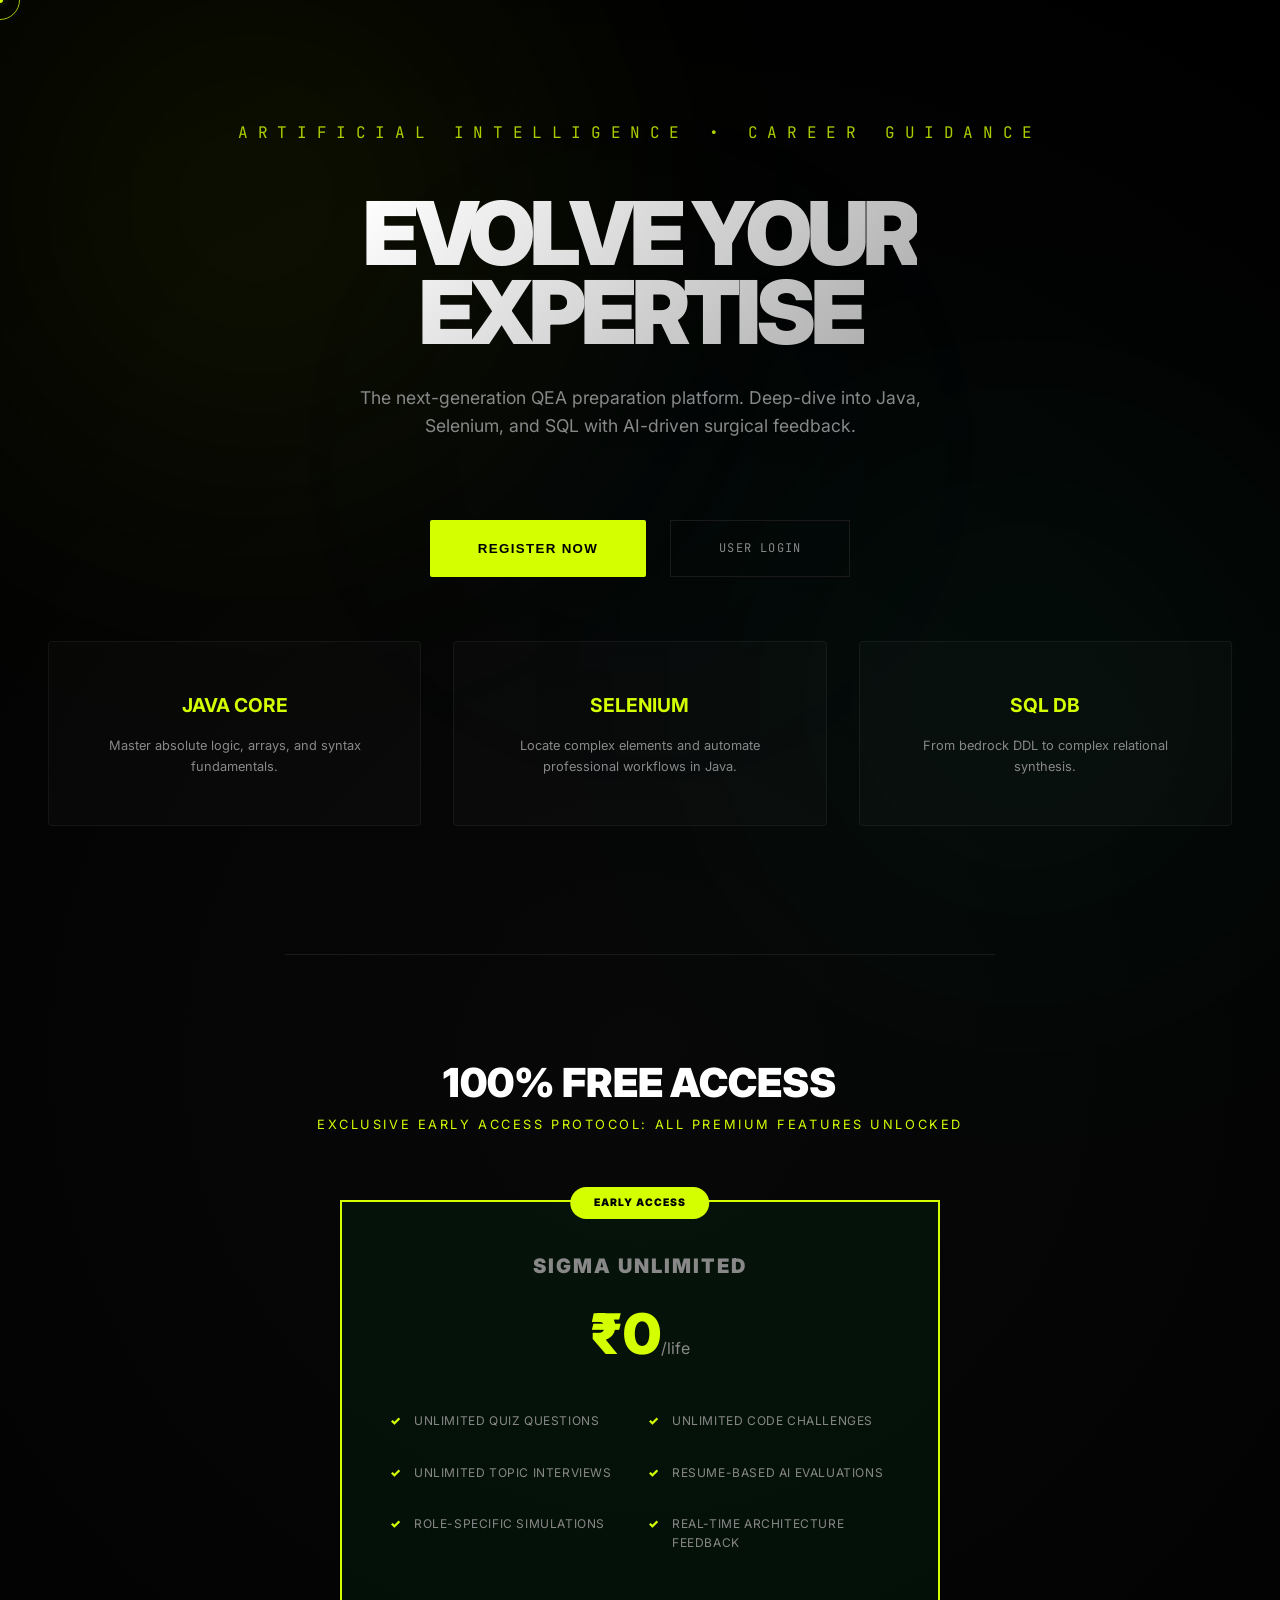
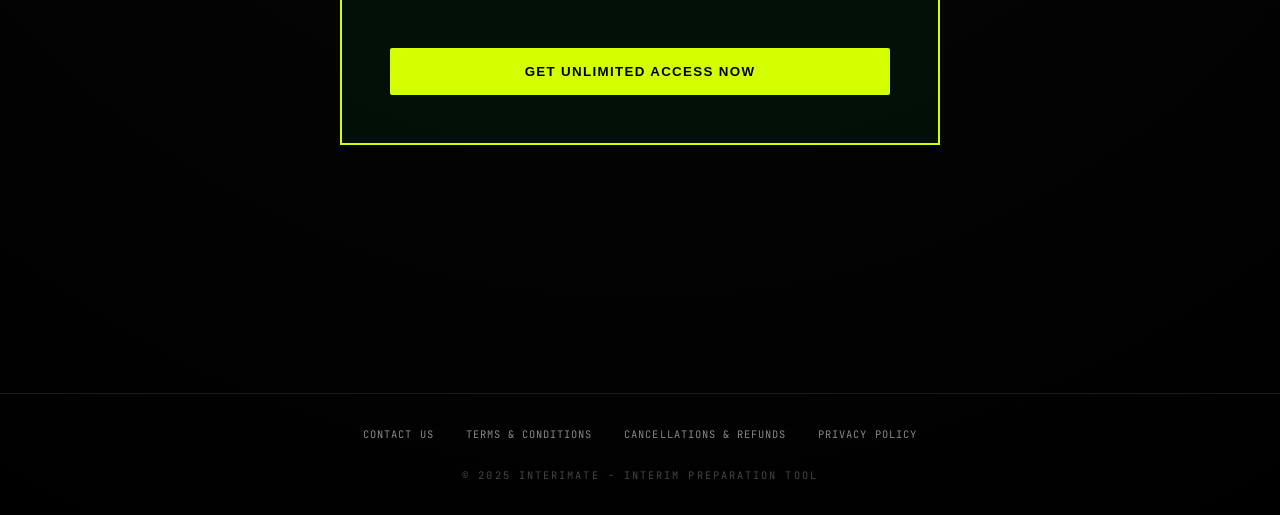
<file: public/index.html>
<!DOCTYPE html>
<html lang="en">

<head>
    <meta charset="UTF-8">
    <meta name="viewport" content="width=device-width, initial-scale=1.0">
    <!-- Google tag (gtag.js) -->
    <script async src="https://www.googletagmanager.com/gtag/js?id=G-1CECZ8Q79H"></script>
    <script>
        window.dataLayer = window.dataLayer || [];
        function gtag() { dataLayer.push(arguments); }
        gtag('js', new Date());

        gtag('config', 'G-1CECZ8Q79H');
    </script>
    <title>Interimate - Career QEA Prep</title>
    <link rel="icon" type="image/png" href="assets/logo.png">
    <link rel="stylesheet" href="css/style.css">
    <link rel="preconnect" href="https://fonts.googleapis.com">
    <link rel="preconnect" href="https://fonts.gstatic.com" crossorigin>
    <link
        href="https://fonts.googleapis.com/css2?family=Inter:wght@300;400;500;600;700&family=JetBrains+Mono:wght@400;500&display=swap"
        rel="stylesheet">
</head>

<body class="light-theme">
    <div id="notification-container"></div>
    <div id="modal-container"></div>
    <div class="aura-3"></div>
    <div class="cursor-dot"></div>
    <div class="cursor-outline"></div>
    <div id="app">
        <header id="main-header" class="hidden">
            <nav>
                <div class="logo" onclick="App.setState('landing')" style="cursor: pointer;">
                    <img src="assets/logo.png" alt="Interimate Logo"
                        style="height: 40px; width: auto; vertical-align: middle;">
                    <span style="vertical-align: middle; margin-left: 0.5rem;">Interimate</span>
                </div>
                <button id="mobile-menu-toggle" class="mobile-menu-btn" aria-label="Toggle Menu">
                    <svg width="24" height="24" viewBox="0 0 24 24" fill="none" stroke="currentColor" stroke-width="2"
                        stroke-linecap="round" stroke-linejoin="round">
                        <line x1="3" y1="12" x2="21" y2="12" />
                        <line x1="3" y1="6" x2="21" y2="6" />
                        <line x1="3" y1="18" x2="21" y2="18" />
                    </svg>
                </button>
                <div class="nav-links">
                    <button id="nav-dashboard" class="nav-btn active">Dashboard</button>
                    <button id="nav-interviews" class="nav-btn">Interviews</button>
                    <button id="nav-pricing" class="nav-btn">Pricing</button>
                    <button id="nav-feedback" class="nav-btn">Feedback</button>
                    <button id="nav-leaderboard" class="nav-btn">Leaderboard</button>
                    <button id="nav-badges" class="nav-btn">Badges</button>
                    <button id="nav-logout" class="nav-btn">Logout</button>
                </div>
                <div class="header-stats">
                    <div id="global-credits" class="credits-badge hidden">
                        <span class="credits-label">CREDITS:</span>
                        <span id="global-credits-count" class="credits-count">0</span>
                    </div>
                    <div id="global-badges" class="credits-badge badges-count-badge hidden">
                        <span class="credits-label">BADGES:</span>
                        <span id="global-badges-count" class="credits-count">0</span>
                    </div>
                </div>
            </nav>
        </header>

        <main id="content">
            <!-- Dynamic content loaded here -->
        </main>

        <footer id="main-footer">
            <div class="footer-links"
                style="margin-bottom: 1rem; display: flex; justify-content: center; gap: 2rem; flex-wrap: wrap;">
                <a href="/contact-us"
                    style="color: var(--text-secondary); font-size: 0.65rem; text-decoration: none; text-transform: uppercase; letter-spacing: 0.1em; transition: color 0.2s;">Contact
                    Us</a>
                <a href="/terms-conditions"
                    style="color: var(--text-secondary); font-size: 0.65rem; text-decoration: none; text-transform: uppercase; letter-spacing: 0.1em; transition: color 0.2s;">Terms
                    & Conditions</a>
                <a href="/cancellations-refunds"
                    style="color: var(--text-secondary); font-size: 0.65rem; text-decoration: none; text-transform: uppercase; letter-spacing: 0.1em; transition: color 0.2s;">Cancellations
                    & Refunds</a>
                <a href="/privacy-policy"
                    style="color: var(--text-secondary); font-size: 0.65rem; text-decoration: none; text-transform: uppercase; letter-spacing: 0.1em; transition: color 0.2s;">Privacy
                    Policy</a>
            </div>
            <p
                style="margin: 0; padding-top: 0.5rem; font-family: var(--font-mono); font-size: 0.65rem; color: #444; text-transform: uppercase; letter-spacing: 0.2em; text-align: center;">
                &copy; 2025 Interimate - Interim Preparation Tool</p>
        </footer>
    </div>

    <!-- Scripts -->
    <script src="js/auth.js"></script>
    <script src="js/quiz.js"></script>
    <script src="js/cursor.js"></script>
    <script src="js/app.js"></script>
</body>

</html>
</file>
<file: public/css/style.css>
:root {
    --bg-primary: #000000;
    --bg-secondary: #0a0a0a;
    --bg-card: #050505;
    --text-primary: #ffffff;
    --text-secondary: #888888;
    --accent: #d4ff00;
    /* Neon Yellow-Green */
    --accent-glow: rgba(212, 255, 0, 0.4);
    --success: #00ff66;
    --danger: #ff0033;
    --border: #1a1a1a;
    --card-shadow: 0 0 15px rgba(0, 0, 0, 1), 0 0 5px rgba(212, 255, 0, 0.1);
    --font-sans: 'Inter', sans-serif;
    --font-mono: 'JetBrains Mono', monospace;
}

* {
    box-sizing: border-box;
    margin: 0;
    padding: 0;
}

body {
    font-family: var(--font-sans);
    background-color: var(--bg-primary);
    background: radial-gradient(circle at 50% 50%, #080808 0%, #000000 100%);
    color: var(--text-primary);
    line-height: 1.6;
    overflow-x: hidden;
    position: relative;
    cursor: none;
    /* Hide default cursor */
}

a,
button,
input,
textarea,
[role="button"],
.card,
.landing-card {
    cursor: none !important;
    /* Force hide on interactive elements */
    pointer-events: auto;
    /* Ensure they are clickable */
}

/* Custom Cursor */
.cursor-dot {
    width: 6px;
    height: 6px;
    background-color: var(--accent);
    box-shadow: 0 0 10px var(--accent-glow);
    position: fixed;
    top: 0;
    left: 0;
    transform: translate(-50%, -50%);
    border-radius: 50%;
    z-index: 999999;
    pointer-events: none;
    transition: width 0.3s, height 0.3s, background-color 0.3s;
}

.cursor-outline {
    width: 40px;
    height: 40px;
    border: 1.5px solid var(--accent);
    position: fixed;
    top: 0;
    left: 0;
    transform: translate(-50%, -50%);
    border-radius: 50%;
    z-index: 999998;
    pointer-events: none;
    transition: width 0.3s, height 0.3s, opacity 0.3s, border-color 0.3s;
    opacity: 0.8;
    mix-blend-mode: difference;
}

/* Cursor States */
.cursor-dot.cursor-hover {
    width: 12px;
    height: 12px;
    background-color: #fff;
}

.cursor-outline.cursor-hover {
    width: 60px;
    height: 60px;
    background-color: rgba(212, 255, 0, 0.1);
    border-color: #fff;
    opacity: 0.8;
}

.cursor-dot.cursor-active {
    transform: translate(-50%, -50%) scale(0.5);
}

.cursor-outline.cursor-active {
    transform: translate(-50%, -50%) scale(1.2);
    border-color: #fff;
}

/* --- SIGMA LOADING: Cursor Animations --- */
body.loading-active .cursor-outline::after {
    content: '';
    position: absolute;
    top: -5px;
    left: -5px;
    right: -5px;
    bottom: -5px;
    border: 2px solid transparent;
    border-top-color: var(--accent);
    border-right-color: var(--accent);
    border-radius: 50%;
    animation: cursorSpin 0.8s linear infinite;
}

body.loading-active .cursor-dot::after {
    content: '';
    position: absolute;
    top: 50%;
    left: 50%;
    width: 100%;
    height: 100%;
    background: var(--accent);
    border-radius: 50%;
    transform: translate(-50%, -50%);
    animation: dotPulse 1.5s ease-out infinite;
    z-index: -1;
}

@keyframes cursorSpin {
    from {
        transform: rotate(0deg);
    }

    to {
        transform: rotate(360deg);
    }
}

@keyframes dotPulse {
    0% {
        transform: translate(-50%, -50%) scale(1);
        opacity: 0.8;
    }

    100% {
        transform: translate(-50%, -50%) scale(4);
        opacity: 0;
    }
}


body::before,
body::after,
.aura-3 {
    content: '';
    position: fixed;
    width: 60vw;
    height: 60vw;
    border-radius: 50%;
    background: var(--accent);
    filter: blur(150px);
    z-index: -1;
    opacity: 0.12;
    pointer-events: none;
    animation: auraMove 25s infinite alternate ease-in-out;
}

body::before {
    top: -20vh;
    left: -10vw;
    background: radial-gradient(circle, var(--accent) 0%, transparent 70%);
}

body::after {
    bottom: -20vh;
    right: -10vw;
    animation-delay: -12s;
    opacity: 0.08;
    background: radial-gradient(circle, #00ffaa 0%, transparent 70%);
}

.aura-3 {
    top: 50%;
    left: 50%;
    transform: translate(-50%, -50%);
    width: 40vw;
    height: 40vw;
    opacity: 0.05;
    background: radial-gradient(circle, #00d4ff 0%, transparent 70%);
    animation: auraFloat 20s infinite alternate ease-in-out;
}

@keyframes auraMove {
    0% {
        transform: translate(0, 0) scale(1) rotate(0deg);
    }

    50% {
        transform: translate(10vw, 15vh) scale(1.1) rotate(180deg);
    }

    100% {
        transform: translate(-5vw, -5vh) scale(0.9) rotate(360deg);
    }
}

@keyframes auraFloat {
    0% {
        transform: translate(-50%, -50%) scale(1);
    }

    100% {
        transform: translate(-40%, -60%) scale(1.2);
    }
}

#app {
    display: flex;
    flex-direction: column;
    min-height: 100vh;
}

header {
    padding: 0.75rem 2rem;
    border-bottom: 1px solid var(--border);
    background-color: rgba(0, 0, 0, 0.8);
    backdrop-filter: blur(10px);
    position: sticky;
    top: 0;
    z-index: 100;
}

nav {
    max-width: 1400px;
    margin: 0 auto;
    display: flex;
    justify-content: space-between;
    align-items: center;
}

.logo {
    display: flex;
    align-items: center;
    font-size: 1.75rem;
    font-weight: 900;
    letter-spacing: -0.05em;
    color: var(--accent);
    text-transform: uppercase;
    text-shadow: 0 0 10px var(--accent-glow);
    cursor: pointer;
    white-space: nowrap;
}

.logo img {
    height: 32px;
    width: auto;
    margin-right: 0.75rem;
}

.nav-links {
    display: flex;
    gap: 1.5rem;
}

.nav-btn {
    padding: 0.5rem 0;
    border: none;
    background: none;
    cursor: pointer;
    font-weight: 600;
    font-size: 0.875rem;
    color: var(--text-secondary);
    transition: all 0.2s;
    text-transform: uppercase;
    letter-spacing: 0.1em;
    border-bottom: 2px solid transparent;
}

.nav-btn:hover,
.nav-btn.active {
    color: var(--accent);
    border-bottom: 2px solid var(--accent);
}

main {
    flex: 1;
    max-width: 1400px;
    margin: 0 auto;
    width: 100%;
    padding: 1.5rem 2rem;
    position: relative;
    z-index: 10;
}

/* Code Formatting */
code {
    font-family: var(--font-mono);
    background: rgba(255, 255, 255, 0.05);
    color: var(--accent);
    padding: 0.2rem 0.4rem;
    border-radius: 3px;
    font-size: 0.9em;
}

pre {
    background: #050505;
    border: 1px solid var(--border);
    padding: 1rem;
    border-radius: 4px;
    margin: 1rem 0;
    overflow-x: auto;
}

pre code {
    background: none;
    padding: 0;
    display: block;
    line-height: 1.5;
}

/* Landing Page Hero */
.hero {
    display: flex;
    flex-direction: column;
    align-items: center;
    justify-content: center;
    text-align: center;
    padding: 6rem 1rem;
    min-height: 50vh;
}

.hero-title {
    font-size: 5.5rem;
    font-weight: 950;
    line-height: 0.9;
    letter-spacing: -0.06em;
    text-transform: uppercase;
    margin-bottom: 2rem;
    background: linear-gradient(135deg, #fff 0%, #aaa 100%);
    -webkit-background-clip: text;
    background-clip: text;
    -webkit-text-fill-color: transparent;
    animation: heroFadeIn 1s cubic-bezier(0.19, 1, 0.22, 1);
}

.hero-subtitle {
    font-size: 1rem;
    color: var(--accent);
    font-family: var(--font-mono);
    text-transform: uppercase;
    letter-spacing: 0.6em;
    margin-bottom: 3rem;
    opacity: 0.8;
}

.landing-grid {
    display: grid;
    grid-template-columns: repeat(3, 1fr);
    gap: 2rem;
    width: 100%;
    margin-top: 4rem;
}

.landing-card {
    text-align: center;
    padding: 3rem 2rem;
    background: rgba(255, 255, 255, 0.02);
    border: 1px solid rgba(255, 255, 255, 0.05);
    border-radius: 4px;
    transition: all 0.4s cubic-bezier(0.19, 1, 0.22, 1);
    cursor: pointer;
}

.landing-card:hover {
    background: rgba(212, 255, 0, 0.05);
    border-color: var(--accent);
    transform: translateY(-10px);
}

.landing-card h3 {
    font-size: 1.2rem;
    margin-bottom: 1rem;
    text-transform: uppercase;
}

.landing-card p {
    font-size: 0.8rem;
    color: var(--text-secondary);
}

.cta-group {
    display: flex;
    gap: 1.5rem;
    margin-top: 2rem;
}

@keyframes heroFadeIn {
    from {
        opacity: 0;
        transform: translateY(30px) scale(0.95);
    }

    to {
        opacity: 1;
        transform: translateY(0) scale(1);
    }
}

@media (max-width: 900px) {
    .hero-title {
        font-size: 3.5rem;
    }

    .landing-grid {
        grid-template-columns: 1fr;
    }
}

.hidden {
    display: none !important;
}

/* Auth Page */
.auth-container {
    max-width: 400px;
    margin: 10vh auto;
    padding: 3rem 2.5rem;
    border: 1px solid var(--border);
    border-radius: 4px;
    background-color: var(--bg-card);
    box-shadow: 0 20px 50px rgba(0, 0, 0, 0.5);
}

.auth-container h2 {
    margin-bottom: 2rem;
    text-align: left;
    font-weight: 800;
    text-transform: uppercase;
    letter-spacing: -0.02em;
    color: var(--accent);
}

.form-group {
    margin-bottom: 1.5rem;
}

.form-group label {
    display: block;
    margin-bottom: 0.75rem;
    font-size: 0.75rem;
    font-weight: 700;
    color: var(--text-secondary);
    text-transform: uppercase;
    letter-spacing: 0.1em;
}

.form-group input {
    width: 100%;
    padding: 1rem;
    border: 1px solid var(--border);
    border-radius: 2px;
    background-color: #050505;
    color: white;
    font-family: var(--font-mono);
    font-size: 0.875rem;
    transition: border-color 0.2s;
}

.form-group input:focus {
    outline: none;
    border-color: var(--accent);
}

.password-toggle {
    position: absolute;
    right: 1rem;
    top: 50%;
    transform: translateY(-50%);
    cursor: pointer;
    color: var(--text-secondary);
    display: flex;
    align-items: center;
    transition: color 0.2s;
    user-select: none;
    z-index: 5;
}

.password-toggle:hover {
    color: var(--accent);
}

.btn-primary {
    width: 100%;
    padding: 1rem;
    background-color: var(--accent);
    color: black;
    border: none;
    border-radius: 2px;
    font-weight: 800;
    text-transform: uppercase;
    letter-spacing: 0.1em;
    cursor: pointer;
    transition: transform 0.1s, box-shadow 0.2s;
}

.btn-primary:hover {
    box-shadow: 0 0 20px var(--accent-glow);
    transform: translateY(-1px);
}

.btn-primary:active {
    transform: translateY(1px);
    box-shadow: 0 0 10px var(--accent-glow);
}

.btn-primary:disabled {
    background: #333;
    color: #666;
    cursor: not-allowed !important;
    box-shadow: none;
    transform: none;
}

.btn-secondary {
    background: transparent;
    border: 1px solid var(--border);
    color: var(--text-secondary);
    font-family: var(--font-mono);
    font-size: 0.75rem;
    padding: 0.75rem 1.5rem;
    cursor: pointer;
    text-transform: uppercase;
    letter-spacing: 0.1em;
    transition: all 0.3s ease;
}

.btn-secondary:hover {
    border-color: var(--accent);
    color: var(--accent);
    box-shadow: 0 0 10px var(--accent-glow);
}

/* Dashboard */
.dashboard-grid {
    display: grid;
    grid-template-columns: repeat(auto-fit, minmax(320px, 1fr));
    gap: 2.5rem;
}

.card.paid-only::before {
    content: 'EXCLUSIVE TO PAID USERS';
    position: absolute;
    top: 0;
    left: 0;
    width: 100%;
    height: 100%;
    background: rgba(0, 0, 0, 0.95);
    display: flex;
    align-items: center;
    justify-content: center;
    font-family: var(--font-mono);
    font-size: 0.75rem;
    font-weight: 800;
    color: var(--accent);
    opacity: 0;
    transition: all 0.4s cubic-bezier(0.19, 1, 0.22, 1);
    z-index: 50;
    pointer-events: none;
    letter-spacing: 0.3em;
    backdrop-filter: blur(4px);
}

.card.paid-only:hover::before {
    opacity: 1;
}

.card {
    background-color: var(--bg-card);
    border: 1px solid var(--border);
    border-radius: 4px;
    padding: 2.5rem;
    cursor: pointer;
    transition: all 0.3s cubic-bezier(0.4, 0, 0.2, 1);
    position: relative;
    overflow: hidden;
}

.card:hover {
    border-color: var(--accent);
    box-shadow: 0 10px 40px rgba(0, 0, 0, 0.5);
    background-color: #080808;
}

.card::after {
    content: '';
    position: absolute;
    top: 0;
    left: 0;
    width: 4px;
    height: 100%;
    background-color: var(--accent);
    transform: scaleY(0);
    transition: transform 0.3s;
}

.card:hover::after {
    transform: scaleY(1);
}

.competition-card:hover {
    background: rgba(212, 255, 0, 0.1) !important;
    box-shadow: 0 0 30px var(--accent-glow) !important;
    transform: translateY(-2px);
}

.competition-card::before {
    content: '';
    position: absolute;
    top: -100%;
    left: -100%;
    width: 300%;
    height: 300%;
    background: radial-gradient(circle, rgba(212, 255, 0, 0.1) 0%, transparent 60%);
    opacity: 0;
    transition: opacity 0.5s;
    pointer-events: none;
}

.competition-card:hover::before {
    opacity: 1;
    animation: competitionPulse 2s infinite;
}

@keyframes competitionPulse {
    0% {
        transform: scale(1);
        opacity: 0.3;
    }

    50% {
        transform: scale(1.2);
        opacity: 0.1;
    }

    100% {
        transform: scale(1);
        opacity: 0.3;
    }
}

.progress-container {
    margin-top: 1.5rem;
}

.progress-bar-bg {
    height: 4px;
    background-color: #111;
    border-radius: 0;
    overflow: hidden;
}

.progress-fill {
    height: 100%;
    background-color: var(--accent);
    box-shadow: 0 0 10px var(--accent-glow);
    width: 0%;
    transition: width 1s ease-out;
}

.progress-text {
    display: flex;
    justify-content: space-between;
    font-size: 0.7rem;
    margin-top: 0.75rem;
    color: var(--text-secondary);
    font-family: var(--font-mono);
    text-transform: uppercase;
    letter-spacing: 0.05em;
}

/* Quiz UI */
.quiz-header {
    display: flex;
    justify-content: space-between;
    align-items: center;
    margin-bottom: 1rem;
    padding-bottom: 0.75rem;
    border-bottom: 1px solid var(--border);
}

.quiz-layout {
    display: flex;
    align-items: center;
    justify-content: center;
    gap: 1rem;
    position: relative;
    width: 100%;
    margin-bottom: 1.5rem;
}

.side-nav-btn {
    background: rgba(0, 0, 0, 0.2);
    border: 1px solid var(--border);
    color: var(--accent);
    cursor: pointer;
    font-size: 3rem;
    font-weight: 200;
    transition: all 0.3s cubic-bezier(0.19, 1, 0.22, 1);
    opacity: 0.4;
    display: flex;
    align-items: center;
    justify-content: center;
    width: 60px;
    height: 120px;
    z-index: 1000;
    position: fixed;
    top: 50%;
    transform: translateY(-50%);
    backdrop-filter: blur(5px);
    border-radius: 4px;
}

.side-nav-btn.generate-mode {
    opacity: 0.8;
    color: var(--accent);
    animation: sidePulse 2s infinite;
}

@keyframes sidePulse {
    0% {
        box-shadow: 0 0 0 0 rgba(212, 255, 0, 0.4);
        transform: translateY(-50%) scale(1);
    }

    70% {
        box-shadow: 0 0 0 15px rgba(212, 255, 0, 0);
        transform: translateY(-50%) scale(1.05);
    }

    100% {
        box-shadow: 0 0 0 0 rgba(212, 255, 0, 0);
        transform: translateY(-50%) scale(1);
    }
}

.side-nav-btn:hover:not(:disabled) {
    opacity: 1;
    background: rgba(212, 255, 0, 0.1);
    border-color: var(--accent);
    box-shadow: 0 0 20px var(--accent-glow);
}

.side-nav-btn.prev {
    left: 2rem;
}

.side-nav-btn.next {
    right: 2rem;
}

.side-nav-btn:disabled {
    color: #333;
    cursor: not-allowed;
    opacity: 0.1;
    border-color: transparent;
}

.side-nav-btn .arrow {
    font-family: var(--font-sans);
    line-height: 1;
}

#q-jump {
    appearance: none;
    -webkit-appearance: none;
    padding: 0.4rem 2rem 0.4rem 1rem !important;
    background-image: url("data:image/svg+xml,%3Csvg xmlns='http://www.w3.org/2000/svg' width='12' height='12' viewBox='0 0 24 24' fill='none' stroke='%23d4ff00' stroke-width='3' stroke-linecap='round' stroke-linejoin='round'%3E%3Cpath d='M6 9l6 6 6-6'%3E%3C/path%3E%3C/svg%3E");
    background-repeat: no-repeat;
    background-position: right 0.75rem center;
    border-radius: 2px;
}

#q-jump option {
    background: #000;
    color: #fff;
    padding: 10px;
}

@media (max-width: 1400px) {
    .side-nav-btn.prev {
        left: 0.5rem;
    }

    .side-nav-btn.next {
        right: 0.5rem;
    }
}

@media (max-width: 1000px) {
    .side-nav-btn {
        width: 40px;
        height: 80px;
        font-size: 2rem;
    }
}

.mcq-card,
.practice-card {
    flex: 1;
    max-width: 900px;
    background-color: rgba(2, 2, 2, 0.4);
    backdrop-filter: blur(25px);
    border: 1px solid rgba(212, 255, 0, 0.05);
    border-radius: 4px;
    padding: 2rem;
    box-shadow: 0 20px 50px rgba(0, 0, 0, 0.8), inset 0 0 20px rgba(212, 255, 0, 0.02);
}


.question-text {
    font-size: 1.25rem;
    font-weight: 700;
    margin-bottom: 2rem;
    color: #fff;
    line-height: 1.4;
}

.options-list {
    display: flex;
    flex-direction: column;
    gap: 1.25rem;
}

.option-btn {
    text-align: left;
    padding: 0.75rem 1.5rem;
    border: 1px solid var(--border);
    background-color: #050505;
    color: #888;
    border-radius: 2px;
    font-family: var(--font-mono);
    font-size: 0.85rem;
    font-weight: 500;
    cursor: pointer;
    transition: all 0.2s;
}

.option-btn:hover:not(:disabled) {
    border-color: var(--accent);
    color: var(--accent);
    background-color: rgba(212, 255, 0, 0.05);
}

.option-btn.correct {
    background-color: rgba(0, 255, 102, 0.1);
    border-color: var(--success);
    color: var(--success);
}

.option-btn.incorrect {
    background-color: rgba(255, 0, 51, 0.1);
    border-color: var(--danger);
    color: var(--danger);
}

.explanation-box {
    margin-top: 2rem;
    padding: 1.5rem;
    background-color: #080808;
    border: 1px solid var(--border);
    border-left: 4px solid var(--accent);
}

.explanation-box h4 {
    margin-bottom: 0.75rem;
    color: var(--accent);
    text-transform: uppercase;
    font-size: 0.75rem;
    letter-spacing: 0.1em;
}

.code-editor {
    width: 100%;
    height: 300px;
    font-family: var(--font-mono);
    padding: 1.25rem;
    margin: 1.5rem 0;
    background-color: #000;
    color: var(--accent);
    border: 1px solid var(--border);
    border-radius: 2px;
    font-size: 0.85rem;
    outline: none;
    resize: vertical;
}

.code-editor::-webkit-scrollbar {
    width: 6px;
}

.code-editor::-webkit-scrollbar-track {
    background: #000;
}

.code-editor::-webkit-scrollbar-thumb {
    background: #1a1a1a;
    border-radius: 10px;
}

.code-editor::-webkit-scrollbar-thumb:hover {
    background: var(--accent);
}

/* Interviews Section Expansion */
.interview-card {
    position: relative;
    overflow: hidden;
    cursor: pointer;
}

.interview-card.coming-soon:hover::after {
    content: 'COMING SOON';
    position: absolute;
    top: 0;
    left: 0;
    width: 100%;
    height: 100%;
    background: rgba(0, 0, 0, 0.9);
    display: flex;
    align-items: center;
    justify-content: center;
    text-align: center;
    font-weight: 950;
    color: var(--accent);
    font-family: var(--font-mono);
    letter-spacing: 0.3em;
    backdrop-filter: blur(5px);
    z-index: 5;
    animation: fadeIn 0.3s ease;
}

.setup-container {
    max-width: 800px;
    margin: 2rem auto;
    padding: 3rem;
    background: rgba(5, 5, 5, 0.6);
    border: 1px solid var(--border);
    backdrop-filter: blur(20px);
    border-radius: 4px;
}

.setup-title {
    font-size: 2.5rem;
    font-weight: 900;
    text-transform: uppercase;
    letter-spacing: -0.02em;
    color: var(--accent);
    margin-bottom: 2rem;
}

.topic-selector {
    display: flex;
    gap: 1rem;
    flex-wrap: wrap;
    margin-bottom: 2.5rem;
}

.topic-btn {
    padding: 0.8rem 1.5rem;
    background: transparent;
    border: 1px solid var(--border);
    color: var(--text-secondary);
    font-family: var(--font-mono);
    font-size: 0.8rem;
    text-transform: uppercase;
    letter-spacing: 0.1em;
    cursor: pointer;
    transition: all 0.2s;
}

.topic-btn:hover {
    border-color: var(--accent);
}

.topic-btn.selected {
    background: var(--accent);
    color: #000;
    border-color: var(--accent);
    font-weight: 800;
    box-shadow: 0 0 15px var(--accent-glow);
}

.file-upload-zone {
    border: 2px dashed var(--border);
    padding: 3rem;
    text-align: center;
    border-radius: 4px;
    margin-bottom: 2rem;
    transition: all 0.3s ease;
    cursor: pointer;
    background: rgba(255, 255, 255, 0.01);
}

.file-upload-zone:hover {
    border-color: var(--accent);
    background: rgba(212, 255, 0, 0.02);
}

.file-upload-zone.dragover {
    border-color: var(--accent);
    background: rgba(212, 255, 0, 0.05);
}

.file-info {
    margin-top: 1rem;
    font-family: var(--font-mono);
    font-size: 0.8rem;
    color: var(--accent);
    font-weight: 800;
}

.feedback-box {
    padding: 1.5rem;
    border: 1px solid var(--border);
    margin-bottom: 2rem;
    font-family: var(--font-mono);
    font-size: 0.85rem;
    line-height: 1.6;
}

.feedback-box.success {
    background-color: rgba(0, 255, 102, 0.1);
    color: var(--success);
    border-color: var(--success);
}

.feedback-box.revealed {
    border-left: 4px solid #555;
    background: rgba(255, 255, 255, 0.03);
    color: var(--text-secondary);
}

.feedback-box.danger {
    background-color: rgba(255, 0, 51, 0.1);
    color: var(--danger);
    border-color: var(--danger);
}

/* Leaderboard */
.leaderboard-container {
    max-width: 1000px;
    margin: 0 auto;
}

.leaderboard-table {
    width: 100%;
    border-collapse: collapse;
    margin-top: 2rem;
    font-family: var(--font-mono);
}

.leaderboard-table th {
    text-align: left;
    padding: 1.5rem 1rem;
    border-bottom: 2px solid var(--border);
    color: var(--text-secondary);
    font-size: 0.75rem;
    text-transform: uppercase;
    letter-spacing: 0.1em;
}

.leaderboard-table td {
    padding: 1.5rem 1rem;
    border-bottom: 1px solid var(--border);
    font-size: 0.9rem;
}

.leaderboard-table tr:hover {
    background-color: rgba(255, 255, 255, 0.02);
}

.rank-gold {
    color: #ccff00;
    text-shadow: 0 0 10px rgba(204, 255, 0, 0.5);
    font-weight: 800;
}

.rank-silver {
    color: #cccccc;
    font-weight: 700;
}

.rank-bronze {
    color: #aa8866;
    font-weight: 700;
}

.leaderboard-table tr.self-highlight {
    background-color: rgba(212, 255, 0, 0.1) !important;
    border-left: 4px solid var(--accent);
}

.leaderboard-table tr.self-highlight td {
    color: var(--accent);
    font-weight: 800;
}

/* Tabs */
.tabs-container {
    display: flex;
    gap: 1.5rem;
    margin-bottom: 3rem;
}

.tab-btn {
    padding: 0.75rem 1.5rem;
    background: #080808;
    border: 1px solid var(--border);
    color: var(--text-secondary);
    cursor: pointer;
    font-family: var(--font-mono);
    font-size: 0.75rem;
    text-transform: uppercase;
    letter-spacing: 0.1em;
    transition: all 0.2s;
}

.tab-btn:hover,
.tab-btn.active {
    border-color: var(--accent);
    color: var(--accent);
    background: rgba(212, 255, 0, 0.05);
}

/* Footer */
footer {
    text-align: center;
    padding: 2rem;
    font-family: var(--font-mono);
    font-size: 0.7rem;
    text-transform: uppercase;
    letter-spacing: 0.2em;
    color: #333;
    border-top: 1px solid var(--border);
    margin-top: 2rem;
}

/* Sigma Notify System */
#notification-container {
    position: fixed;
    top: 2rem;
    right: 2rem;
    display: flex;
    flex-direction: column;
    gap: 1rem;
    z-index: 11000;
    pointer-events: none;
}

.sigma-notify {
    min-width: 300px;
    max-width: 450px;
    padding: 1.25rem 1.5rem;
    background: rgba(5, 5, 5, 0.9);
    backdrop-filter: blur(15px);
    border: 1px solid var(--border);
    border-left: 4px solid var(--accent);
    box-shadow: 0 10px 30px rgba(0, 0, 0, 0.5);
    color: #fff;
    font-family: var(--font-mono);
    font-size: 0.85rem;
    display: flex;
    align-items: center;
    justify-content: space-between;
    gap: 1rem;
    pointer-events: auto;
    animation: notifySlideIn 0.4s cubic-bezier(0.19, 1, 0.22, 1);
    transition: all 0.3s ease;
}

.sigma-notify.fade-out {
    opacity: 0;
    transform: translateX(50px) scale(0.95);
}

.sigma-notify.success {
    border-left-color: var(--success);
}

.sigma-notify.error {
    border-left-color: var(--danger);
}

.sigma-notify.warning {
    border-left-color: #ff9900;
}

@keyframes notifySlideIn {
    from {
        opacity: 0;
        transform: translateX(100px) scale(0.9);
    }

    to {
        opacity: 1;
        transform: translateX(0) scale(1);
    }
}

@keyframes pulseGlow {
    0% {
        box-shadow: 0 0 5px var(--accent);
    }

    50% {
        box-shadow: 0 0 20px var(--accent);
    }

    100% {
        box-shadow: 0 0 5px var(--accent);
    }
}

.pulse-glow {
    animation: pulseGlow 1.5s infinite ease-in-out;
    border-color: var(--accent) !important;
    background: rgba(0, 255, 170, 0.1) !important;
}

/* Pricing Section */
.pricing-container {
    max-width: 1100px;
    margin: 4rem auto;
    padding: 2rem;
}

.pricing-grid {
    display: grid;
    grid-template-columns: repeat(auto-fit, minmax(320px, 1fr));
    gap: 3rem;
    align-items: stretch;
}

.pricing-card {
    background: rgba(255, 255, 255, 0.02);
    border: 1px solid var(--border);
    padding: 3rem;
    display: flex;
    flex-direction: column;
    position: relative;
    transition: all 0.4s cubic-bezier(0.4, 0, 0.2, 1);
}

.pricing-card:hover {
    border-color: var(--accent);
    transform: translateY(-10px);
    background: rgba(0, 255, 102, 0.03);
}

.pricing-card.premium {
    border: 2px solid var(--accent);
    background: rgba(0, 255, 102, 0.05);
}

.premium-badge {
    position: absolute;
    top: -15px;
    left: 50%;
    transform: translateX(-50%);
    background: var(--accent);
    color: #000;
    font-size: 0.65rem;
    font-weight: 900;
    padding: 0.5rem 1.5rem;
    border-radius: 20px;
    letter-spacing: 0.1em;
}

.plan-name {
    font-size: 1.25rem;
    font-weight: 900;
    color: var(--text-secondary);
    margin-bottom: 0.5rem;
    letter-spacing: 0.1em;
}

.plan-price {
    font-size: 3.5rem;
    font-weight: 900;
    color: var(--accent);
    margin-bottom: 2rem;
}

.plan-price span {
    font-size: 1rem;
    color: var(--text-secondary);
    font-weight: 400;
}

.plan-features {
    list-style: none;
    margin-bottom: 3rem;
    padding: 0;
}

.plan-features li {
    font-size: 0.75rem;
    color: var(--text-secondary);
    margin-bottom: 1rem;
    padding-left: 1.5rem;
    position: relative;
    text-transform: uppercase;
    letter-spacing: 0.05em;
}

.plan-features li::before {
    content: "✓";
    position: absolute;
    left: 0;
    color: var(--accent);
    font-weight: 900;
}

.plan-features li.disabled {
    opacity: 0.3;
}

.plan-features li.disabled::before {
    content: "✕";
    color: var(--danger);
}

/* Feedback Enhancements */
#feedback-text {
    width: 100%;
    height: 15rem;
    font-family: var(--font-mono);
    padding: 1.5rem;
    background-color: #000;
    color: var(--accent);
    border: 1px solid var(--border);
    border-radius: 2px;
    font-size: 0.85rem;
    outline: none;
    resize: none;
    margin-bottom: 2rem;
}

#feedback-text:focus {
    border-color: var(--accent);
    box-shadow: 0 0 20px rgba(0, 255, 102, 0.1);
}

/* Cursor Loading Animation */
@keyframes cursorSpin {
    from {
        transform: rotate(0deg);
    }

    to {
        transform: rotate(360deg);
    }
}

@keyframes cursorPulse {

    0%,
    100% {
        border-width: 1.5px;
        opacity: 0.8;
    }

    50% {
        border-width: 3px;
        opacity: 1;
        border-color: #fff;
    }
}

.cursor-outline.loading::after {
    content: '';
    position: absolute;
    top: -5px;
    left: -5px;
    right: -5px;
    bottom: -5px;
    border: 2px dashed var(--accent);
    border-radius: 50%;
    animation: cursorSpin 1s linear infinite;
}

.cursor-outline.loading {
    animation: cursorPulse 1s ease-in-out infinite;
    mix-blend-mode: normal;
}

/* Modal Styles */
.modal-overlay {
    position: fixed;
    top: 0;
    left: 0;
    right: 0;
    bottom: 0;
    background-color: rgba(0, 0, 0, 0.85);
    backdrop-filter: blur(10px);
    display: flex;
    justify-content: center;
    align-items: center;
    z-index: 20000;
    animation: fadeIn 0.3s ease;
}

.modal-content {
    background-color: #050505;
    border: 1px solid var(--border);
    padding: 3rem;
    max-width: 400px;
    width: 90%;
    text-align: center;
    box-shadow: 0 0 50px rgba(0, 255, 102, 0.1);
    position: relative;
    animation: slideUp 0.3s ease;
}

@keyframes fadeIn {
    from {
        opacity: 0;
    }

    to {
        opacity: 1;
    }
}

@keyframes slideUp {
    from {
        transform: translateY(20px);
        opacity: 0;
    }

    to {
        transform: translateY(0);
        opacity: 1;
    }
}

/* Custom Dropdown (Dropbox) */
.custom-dropdown {
    position: relative;
    display: inline-block;
    text-align: left;
}

.dropdown-trigger {
    background: #000;
    color: var(--accent);
    border: 1px solid var(--border);
    padding: 0.6rem 1.2rem;
    cursor: pointer;
    font-family: var(--font-mono);
    font-size: 0.75rem;
    font-weight: 800;
    letter-spacing: 0.1em;
    display: flex;
    align-items: center;
    gap: 1rem;
    transition: all 0.3s ease;
    text-transform: uppercase;
    min-width: 160px;
    justify-content: space-between;
}

.dropdown-trigger:hover {
    border-color: var(--accent);
    box-shadow: 0 0 15px rgba(0, 255, 102, 0.15);
}

.dropdown-trigger.open {
    border-color: var(--accent);
    background: rgba(0, 255, 102, 0.05);
}

.dropdown-trigger svg {
    transition: transform 0.3s ease;
}

.dropdown-trigger.open svg {
    transform: rotate(180deg);
}

.dropdown-menu {
    position: absolute;
    top: calc(100% + 10px);
    right: 0;
    width: 280px;
    background: #050505;
    border: 1px solid var(--border);
    max-height: 250px;
    overflow-y: auto;
    display: none;
    flex-direction: column;
    z-index: 999999;
    box-shadow: 0 10px 30px rgba(0, 0, 0, 0.8);
    backdrop-filter: blur(10px);
    animation: fadeIn 0.2s ease;
}

.dropdown-menu.show {
    display: flex;
}

.dropdown-item {
    padding: 0.8rem 1.2rem;
    color: var(--text-secondary);
    font-family: var(--font-mono);
    font-size: 0.7rem;
    cursor: pointer;
    display: flex;
    align-items: center;
    gap: 1rem;
    transition: all 0.2s ease;
    border-bottom: 1px solid rgba(255, 255, 255, 0.03);
}

.dropdown-item:last-child {
    border-bottom: none;
}

.dropdown-item:hover {
    background: rgba(255, 255, 255, 0.05);
    color: #fff;
}

.dropdown-item.active {
    color: var(--accent);
    background: rgba(0, 255, 102, 0.05);
    border-left: 3px solid var(--accent);
}

.dropdown-item .q-num {
    font-weight: 800;
    opacity: 0.5;
}

.dropdown-item .q-title {
    flex: 1;
    white-space: nowrap;
    overflow: hidden;
    text-overflow: ellipsis;
}

.dropdown-item .q-status {
    color: var(--accent);
    font-weight: 900;
}

/* Custom Scrollbar for Dropdown */
.dropdown-menu::-webkit-scrollbar {
    width: 4px;
}

.dropdown-menu::-webkit-scrollbar-track {
    background: #000;
}

.dropdown-menu::-webkit-scrollbar-thumb {
    background: var(--border);
    border-radius: 2px;
}

.dropdown-menu::-webkit-scrollbar-thumb:hover {
    background: var(--accent);
}

/* Global Stats Container (Stacked) */
.header-stats {
    display: flex;
    flex-direction: column;
    gap: 0.25rem;
    margin-left: 1.5rem;
}

.credits-badge {
    display: flex;
    align-items: center;
    gap: 0.4rem;
    background: rgba(212, 255, 0, 0.05);
    border: 1px solid rgba(212, 255, 0, 0.3);
    padding: 0.2rem 0.6rem;
    border-radius: 2px;
    font-family: var(--font-mono);
    font-size: 0.6rem;
}

.credits-badge.hidden {
    display: none;
}

.credits-label {
    color: var(--text-secondary);
    letter-spacing: 0.05em;
}

.credits-count {
    color: var(--accent);
    font-weight: 900;
}

.badges-count-badge {
    border-color: rgba(255, 215, 0, 0.3);
    background: rgba(255, 215, 0, 0.05);
}

.badges-count-badge .credits-label {
    color: #ffd700;
}

.badges-count-badge .credits-count {
    color: #ffd700;
}

/* Voice to Text Styles */
.mic-btn {
    background: rgba(255, 255, 255, 0.02);
    border: 1px solid #222;
    color: var(--text-secondary);
    width: 45px;
    height: 45px;
    border-radius: 50%;
    display: flex;
    align-items: center;
    justify-content: center;
    transition: all 0.3s cubic-bezier(0.19, 1, 0.22, 1);
    margin-bottom: 1rem;
}

.mic-btn:hover {
    border-color: var(--accent);
    color: var(--accent);
    background: rgba(212, 255, 0, 0.05);
}

.mic-btn.mic-listening {
    background: var(--accent);
    color: #000;
    border-color: var(--accent);
    box-shadow: 0 0 20px var(--accent-glow);
    animation: micPulse 1.5s infinite;
}

@keyframes micPulse {
    0% {
        transform: scale(1);
        box-shadow: 0 0 0 0 rgba(212, 255, 0, 0.4);
    }

    70% {
        transform: scale(1.1);
        box-shadow: 0 0 0 15px rgba(212, 255, 0, 0);
    }

    100% {
        transform: scale(1);
        box-shadow: 0 0 0 0 rgba(212, 255, 0, 0);
    }
}

/* Modal Styles */
.modal-overlay {
    position: fixed;
    top: 0;
    left: 0;
    width: 100%;
    height: 100%;
    background: rgba(0, 0, 0, 0.8);
    backdrop-filter: blur(10px);
    display: flex;
    align-items: center;
    justify-content: center;
    z-index: 99999;
    animation: fadeIn 0.3s ease;
    cursor: none !important;
}

.modal-content {
    background: #050505;
    border: 1px solid var(--border);
    padding: 3rem;
    border-radius: 4px;
    max-width: 450px;
    width: 90%;
    text-align: center;
    box-shadow: 0 20px 50px rgba(0, 0, 0, 0.5);
    position: relative;
    transition: transform 0.3s cubic-bezier(0.19, 1, 0.22, 1);
    cursor: none !important;
}


/* Mobile Responsiveness - Media Queries */
@media (max-width: 768px) {
    :root {
        cursor: auto !important;
    }

    body {
        cursor: auto !important;
    }

    .cursor-dot,
    .cursor-outline {
        display: none !important;
    }

    main {
        padding: 0.5rem;
    }

    nav {
        padding: 1rem;
        position: relative;
    }

    .mobile-menu-btn {
        display: block !important;
        background: none;
        border: none;
        color: var(--accent);
        cursor: pointer;
        padding: 0.5rem;
    }

    .nav-links {
        display: none;
        position: absolute;
        top: 100%;
        left: 0;
        width: 100%;
        background: var(--bg-secondary);
        flex-direction: column;
        gap: 0;
        border-bottom: 1px solid var(--border);
        z-index: 1000;
    }

    .nav-links.active {
        display: flex;
    }

    .nav-btn {
        width: 100%;
        padding: 1.25rem 2rem;
        text-align: left;
        border-bottom: 1px solid rgba(255, 255, 255, 0.05);
    }

    .credits-badge {
        margin-left: 0;
        margin-top: 1rem;
        width: fit-content;
        align-self: flex-start;
        margin-left: 2rem;
        margin-bottom: 1rem;
    }

    .hero-title {
        font-size: 2.5rem;
    }

    .cta-group {
        flex-direction: column;
        width: 100%;
    }

    .btn-primary,
    .btn-secondary {
        width: 100% !important;
    }

    .dashboard-grid,
    .pricing-grid {
        grid-template-columns: 1fr;
        gap: 1.5rem;
    }

    .card,
    .pricing-card {
        padding: 1.5rem;
    }

    .setup-container {
        padding: 1.5rem;
    }

    .setup-title {
        font-size: 1.5rem;
    }

    .side-nav-btn {
        position: static;
        transform: none;
        width: 45%;
        height: 50px;
        font-size: 1.5rem;
        display: flex !important;
        opacity: 0.8;
        background: rgba(255, 255, 255, 0.05);
    }

    .side-nav-btn.prev {
        left: auto;
    }

    .side-nav-btn.next {
        right: auto;
    }

    .quiz-layout {
        flex-direction: column;
        gap: 2rem;
    }

    /* Wrap buttons at the bottom */
    .quiz-layout::after {
        content: none;
    }

    .quiz-footer-mobile-nav {
        display: flex;
        justify-content: space-between;
        width: 100%;
        margin-top: 2rem;
        gap: 1rem;
    }

    .mcq-card,
    .practice-card {
        padding: 1rem;
    }

    .question-text {
        font-size: 1.1rem;
    }

    .quiz-btn-desktop {
        display: none !important;
    }

    .mobile-quiz-nav {
        display: flex !important;
        justify-content: space-between;
        width: 100%;
        margin-top: 2rem;
        gap: 1rem;
    }

    .mobile-quiz-nav .side-nav-btn {
        flex: 1;
        height: 60px;
        position: static;
        transform: none;
        display: flex !important;
        opacity: 1;
        background: rgba(255, 255, 255, 0.05);
        border: 1px solid var(--border);
    }
}

.mobile-quiz-nav {
    display: none;
}

.mobile-menu-btn {
    display: none;
}

.card.coming-soon:hover::after {
    content: 'COMING SOON';
    position: absolute;
    top: 0;
    left: 0;
    width: 100%;
    height: 100%;
    background: rgba(0, 0, 0, 0.9);
    display: flex;
    align-items: center;
    justify-content: center;
    text-align: center;
    font-weight: 950;
    color: var(--accent);
    font-family: var(--font-mono);
    letter-spacing: 0.3em;
    backdrop-filter: blur(5px);
    z-index: 5;
}

/* Elite Badge System */
.badge-card {
    transition: transform 0.4s cubic-bezier(0.175, 0.885, 0.32, 1.275), box-shadow 0.3s ease;
    background: rgba(5, 5, 5, 0.9) !important;
    border: 1px solid rgba(255, 255, 255, 0.05) !important;
    border-radius: 4px !important;
    cursor: pointer;
    box-shadow: 0 4px 15px rgba(0, 0, 0, 0.3);
}

.badge-card:hover {
    transform: translateY(-5px) scale(1.02);
    box-shadow: 0 15px 40px rgba(0, 0, 0, 0.6);
    border-color: var(--accent) !important;
}

.badge-highlight-container {
    width: 90%;
    max-width: 600px;
    position: relative;
    animation: badgePop 0.5s cubic-bezier(0.19, 1, 0.22, 1);
}

@keyframes badgePop {
    from {
        transform: scale(0.8) translateY(20px);
        opacity: 0;
    }

    to {
        transform: scale(1) translateY(0);
        opacity: 1;
    }
}

.badge-glow {
    position: absolute;
    top: 50%;
    left: 50%;
    transform: translate(-50%, -50%);
    width: 150%;
    height: 150%;
    z-index: -1;
    filter: blur(50px);
    animation: glowPulse 3s infinite alternate ease-in-out;
}

@keyframes glowPulse {
    from {
        opacity: 0.3;
        transform: translate(-50%, -50%) scale(1);
    }

    to {
        opacity: 0.6;
        transform: translate(-50%, -50%) scale(1.2);
    }
}

.badge-modal-content {
    background: rgba(5, 5, 5, 0.98);
    border: 1px solid var(--accent);
    padding: 4rem;
    text-align: center;
    position: relative;
    overflow: hidden;
    backdrop-filter: blur(20px);
    box-shadow: 0 0 50px rgba(0, 0, 0, 0.8);
}

.badge-interimate {
    font-family: var(--font-mono);
    font-size: 0.7rem;
    color: var(--accent);
    letter-spacing: 0.4em;
    margin-bottom: 3rem;
    opacity: 0.8;
}

.badge-star-highlight {
    margin-bottom: 2rem;
    filter: drop-shadow(0 0 15px currentColor);
}

.badge-title-large {
    font-size: 3.5rem;
    font-weight: 950;
    text-transform: uppercase;
    letter-spacing: -0.05em;
    margin-bottom: 1rem;
    color: #fff;
    text-shadow: 0 0 20px rgba(255, 255, 255, 0.1);
}

.badge-description-large {
    color: var(--text-secondary);
    font-size: 1.1rem;
    font-family: var(--font-mono);
    text-transform: uppercase;
    letter-spacing: 0.1em;
    margin-bottom: 4rem;
}

.badge-user-info {
    border: 1px solid #333;
    background: rgba(255, 255, 255, 0.02);
    padding: 1.5rem;
    display: inline-block;
    min-width: 250px;
    margin-bottom: 3rem;
}

.verified-label {
    font-size: 0.6rem;
    color: #666;
    letter-spacing: 0.2em;
    margin-bottom: 0.5rem;
}

.badge-username {
    font-size: 1.8rem;
    font-weight: 900;
    color: #fff;
    text-transform: uppercase;
}

.badge-verification-footer {
    display: flex;
    justify-content: space-between;
    font-family: var(--font-mono);
    font-size: 0.7rem;
    color: #555;
    text-transform: uppercase;
    letter-spacing: 0.1em;
    border-top: 1px solid #222;
    padding-top: 1.5rem;
}

/* Locked Badge Styling */
.badge-card.locked {
    background: rgba(15, 15, 15, 0.8) !important;
    opacity: 0.7;
    cursor: not-allowed;
    pointer-events: auto !important;
    border: 1px dashed rgba(255, 255, 255, 0.1) !important;
}

.badge-card.locked:hover {
    opacity: 0.9;
    transform: scale(1.01);
}

.badge-card.locked:hover::after {
    content: ' [!] MISSION_LOCKED ';
    position: absolute;
    top: 0;
    left: 0;
    width: 100%;
    height: 100%;
    background: rgba(0, 0, 0, 0.9);
    display: flex;
    align-items: center;
    justify-content: center;
    color: var(--accent);
    font-family: var(--font-mono);
    font-weight: 950;
    letter-spacing: 0.3em;
    font-size: 0.9rem;
    z-index: 10;
    backdrop-filter: blur(10px);
    border: 1px solid var(--accent);
}

/* Loading State Overlay */
body.loading-active::after {
    content: 'SYNCING_SIGMA_NETWORK...';
    position: fixed;
    top: 0;
    left: 0;
    width: 100%;
    height: 100%;
    background: rgba(0, 0, 0, 0.7);
    color: var(--accent);
    display: flex;
    align-items: center;
    justify-content: center;
    font-family: var(--font-mono);
    font-size: 0.75rem;
    letter-spacing: 0.5em;
    z-index: 10000;
    backdrop-filter: blur(5px);
    pointer-events: none;
    /* Crucial: Allow clicks to pass through if something is underneath */
    animation: pulseText 2s infinite;
}

@keyframes pulseText {

    0%,
    100% {
        opacity: 0.6;
    }

    50% {
        opacity: 1;
    }
}

/* Ensure buttons are reachable */
.btn-primary,
.btn-secondary,
.nav-btn,
.option-btn,
.mic-btn {
    position: relative;
    z-index: 10;
}
</file>
